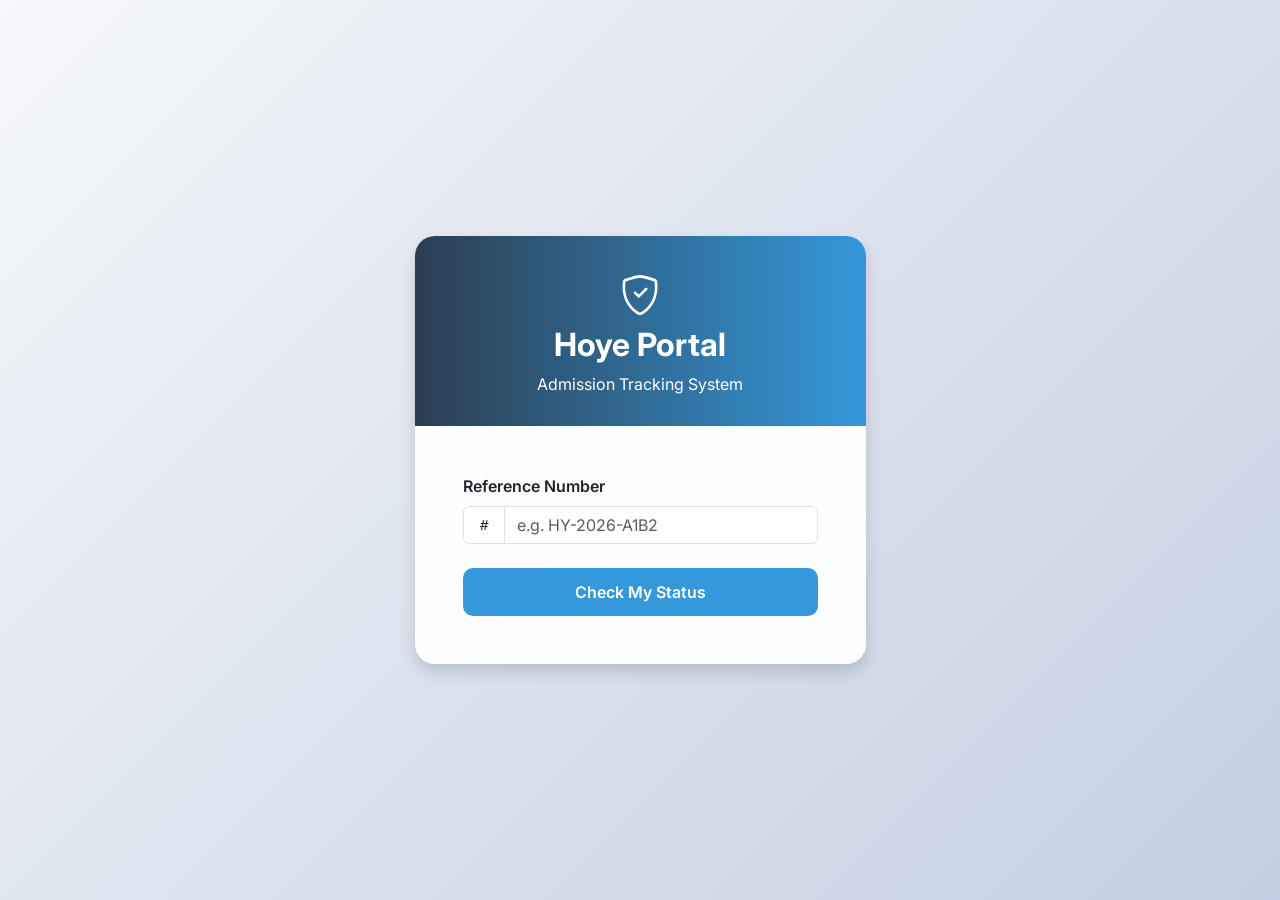
<file: public/track.html>
<!DOCTYPE html>
<html lang="en">
<head>
    <meta charset="UTF-8">
    <meta name="viewport" content="width=device-width, initial-scale=1.0">
    <title>Track Application | Hoye Secondary School</title>
    <link href="https://cdn.jsdelivr.net/npm/bootstrap@5.3.0/dist/css/bootstrap.min.css" rel="stylesheet">
    <link href="https://fonts.googleapis.com/css2?family=Inter:wght@300;400;600;700&display=swap" rel="stylesheet">
    <link rel="stylesheet" href="https://cdn.jsdelivr.net/npm/bootstrap-icons@1.11.0/font/bootstrap-icons.css">
    
    <style>
        body {
            font-family: 'Inter', sans-serif;
            background: linear-gradient(135deg, #f5f7fa 0%, #c3cfe2 100%);
            min-height: 100vh;
            display: flex;
            align-items: center;
        }

        .glass-card {
            background: rgba(255, 255, 255, 0.95);
            backdrop-filter: blur(10px);
            border-radius: 20px;
            border: 1px solid rgba(255, 255, 255, 0.2);
            box-shadow: 0 15px 35px rgba(0,0,0,0.1);
            overflow: hidden;
            transition: all 0.3s ease;
        }

        .header-gradient {
            background: linear-gradient(90deg, #2c3e50, #3498db);
            color: white;
            padding: 30px;
            text-align: center;
        }

        .btn-track {
            background: #3498db;
            border: none;
            padding: 12px;
            font-weight: 600;
            border-radius: 10px;
            transition: 0.3s;
        }

        .btn-track:hover {
            background: #2980b9;
            transform: translateY(-2px);
        }

        .status-box {
            border-radius: 15px;
            padding: 20px;
            background: #f8f9fa;
            border: 1px solid #e9ecef;
        }

        /* Modern Timeline UI */
        .timeline {
            display: flex;
            justify-content: space-between;
            position: relative;
            margin-top: 30px;
        }
        .timeline::before {
            content: '';
            position: absolute;
            top: 15px;
            left: 10%;
            right: 10%;
            height: 2px;
            background: #dee2e6;
            z-index: 1;
        }
        .step {
            z-index: 2;
            text-align: center;
            width: 30%;
        }
        .step-icon {
            width: 35px;
            height: 35px;
            border-radius: 50%;
            background: white;
            border: 2px solid #dee2e6;
            display: flex;
            align-items: center;
            justify-content: center;
            margin: 0 auto 10px;
            font-size: 14px;
        }
        .step.active .step-icon {
            background: #3498db;
            color: white;
            border-color: #3498db;
            box-shadow: 0 0 10px rgba(52, 152, 219, 0.5);
        }
        .step.completed .step-icon {
            background: #2ecc71;
            color: white;
            border-color: #2ecc71;
        }
    </style>
</head>
<body>

<div class="container">
    <div class="row justify-content-center">
        <div class="col-md-6 col-lg-5">
            <div class="glass-card shadow border-0">
                <div class="header-gradient">
                    <i class="bi bi-shield-check fs-1 mb-2"></i>
                    <h2 class="fw-bold">Hoye Portal</h2>
                    <p class="mb-0 opactiy-75">Admission Tracking System</p>
                </div>
                
                <div class="card-body p-4 p-md-5">
                    <div id="search-section">
                        <label class="form-label fw-semibold">Reference Number</label>
                        <div class="input-group mb-4">
                            <span class="input-group-text bg-white"><i class="bi bi-hash"></i></span>
                            <input type="text" id="trackInput" class="form-control" placeholder="e.g. HY-2026-A1B2">
                        </div>
                        <button onclick="checkStatus()" id="btnText" class="btn btn-primary btn-track w-100">
                            Check My Status
                        </button>
                    </div>

                    <div id="statusResult" style="display:none;">
                        <div class="status-box text-center mb-4">
                            <h6 class="text-muted mb-1">Applicant Name</h6>
                            <h5 id="applicantName" class="fw-bold mb-3">...</h5>
                            <hr>
                            <h6 class="text-muted mb-2">Current Standing</h6>
                            <span id="statusBadge" class="badge p-2 px-3 rounded-pill"></span>
                        </div>

                        <div class="timeline">
                            <div class="step completed" id="step1">
                                <div class="step-icon"><i class="bi bi-file-earmark-check"></i></div>
                                <small>Applied</small>
                            </div>
                            <div class="step" id="step2">
                                <div class="step-icon"><i class="bi bi-hourglass-split"></i></div>
                                <small>Review</small>
                            </div>
                            <div class="step" id="step3">
                                <div class="step-icon"><i class="bi bi-check-circle"></i></div>
                                <small>Decision</small>
                            </div>
                        </div>

                        <button onclick="location.reload()" class="btn btn-link btn-sm w-100 mt-5 text-decoration-none">
                            <i class="bi bi-arrow-left"></i> Track another number
                        </button>
                    </div>
                </div>
            </div>
        </div>
    </div>
</div>

<script>
async function checkStatus() {
    const ref = document.getElementById('trackInput').value;
    const searchSection = document.getElementById('search-section');
    const resDiv = document.getElementById('statusResult');
    const btn = document.getElementById('btnText');

    if(!ref) return alert("Please enter a tracking number");

    btn.innerText = "Searching...";
    btn.disabled = true;

    try {
        const response = await fetch(`../app/track_status.php?ref=${ref}`);
        const result = await response.json();

        if (result.status === 'success') {
            const data = result.data;
            searchSection.style.display = 'none';
            resDiv.style.display = 'block';
            
            document.getElementById('applicantName').innerText = data.first_name + " " + (data.last_name || "");
            
            const badge = document.getElementById('statusBadge');
            badge.innerText = data.status.toUpperCase();

            // Handle Timeline and Badge logic
            if (data.status === 'pending') {
                badge.className = 'badge bg-warning text-dark';
                document.getElementById('step2').className = 'step active';
            } else if (data.status === 'accepted') {
                badge.className = 'badge bg-success';
                document.getElementById('step2').className = 'step completed';
                document.getElementById('step3').className = 'step active completed';
            } else if (data.status === 'rejected') {
                badge.className = 'badge bg-danger';
                document.getElementById('step2').className = 'step completed';
                document.getElementById('step3').className = 'step active';
                document.getElementById('step3').innerHTML = '<div class="step-icon bg-danger text-white"><i class="bi bi-x-circle"></i></div><small>Rejected</small>';
            }
        } else {
            alert(result.message);
            btn.innerText = "Check My Status";
            btn.disabled = false;
        }
    } catch (err) {
        alert("System Error. Please try again.");
        btn.disabled = false;
    }
}
</script>

</body>
</html>
</file>
